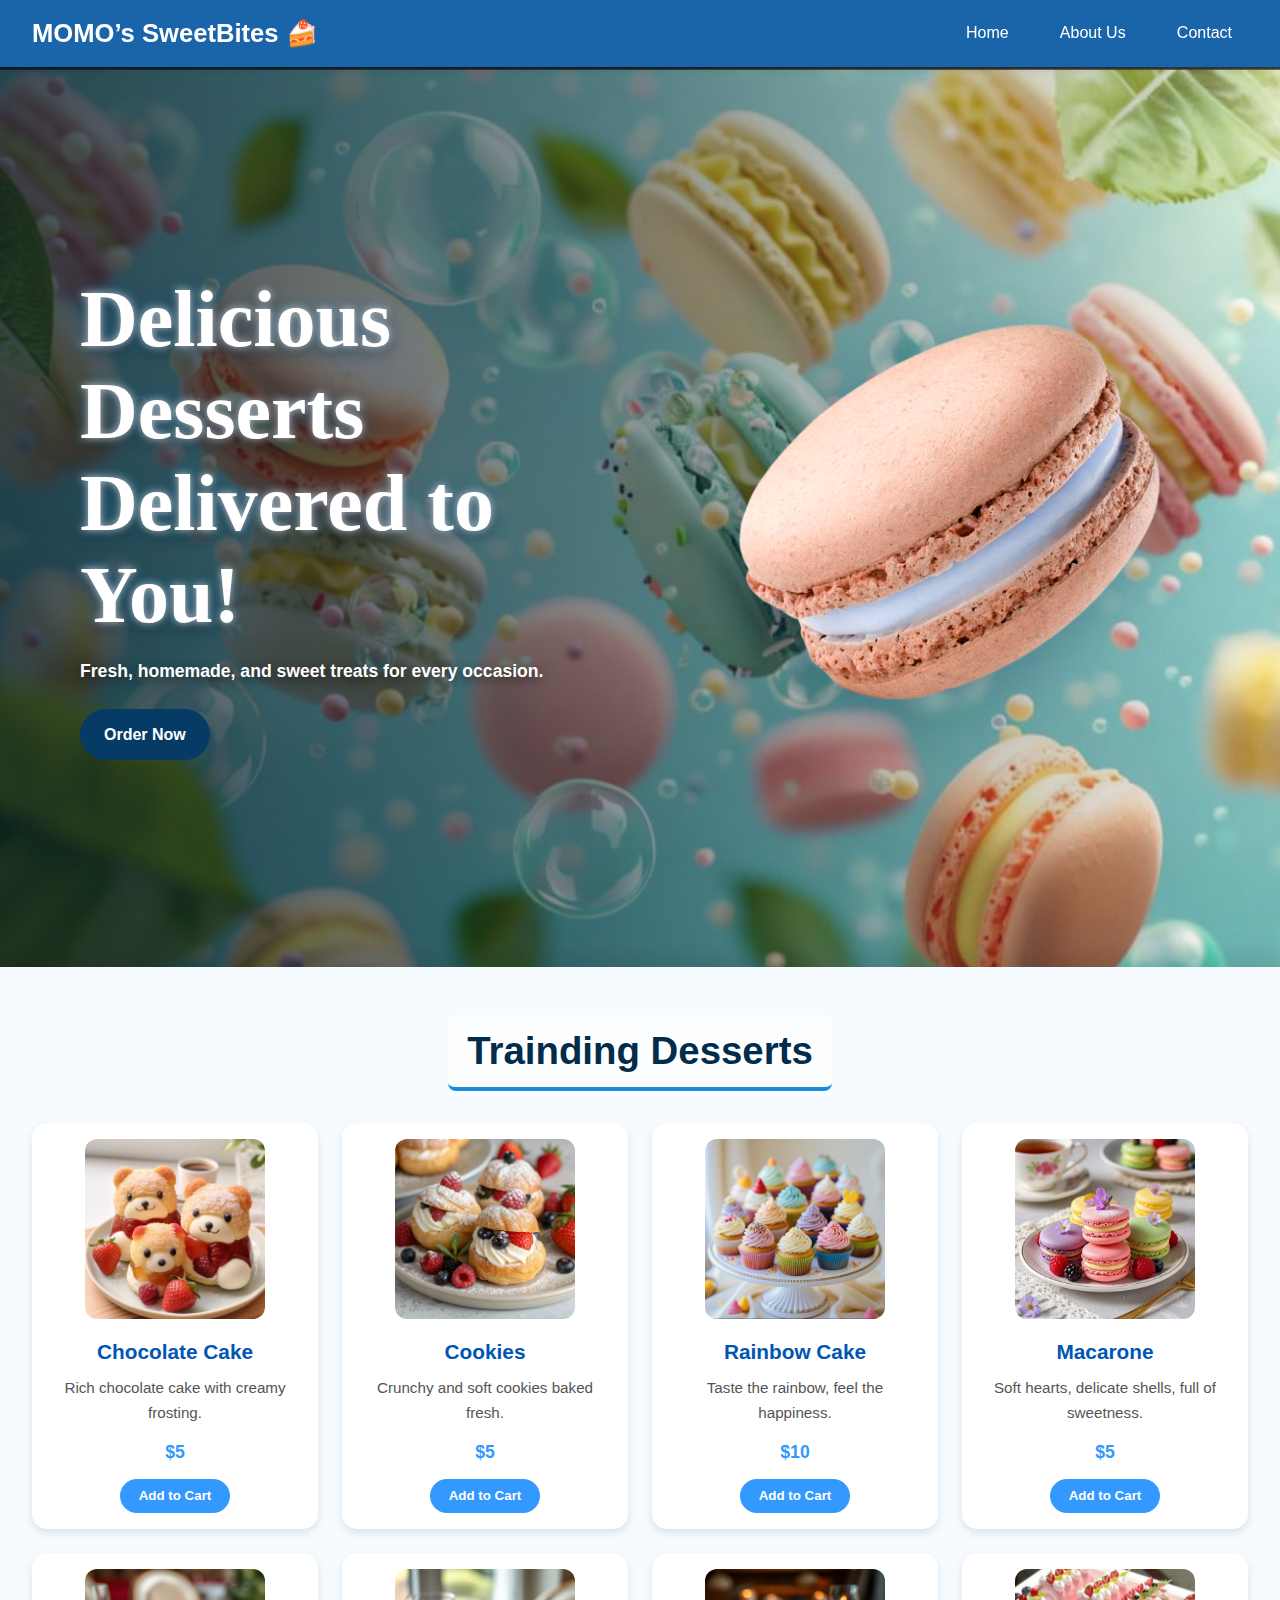
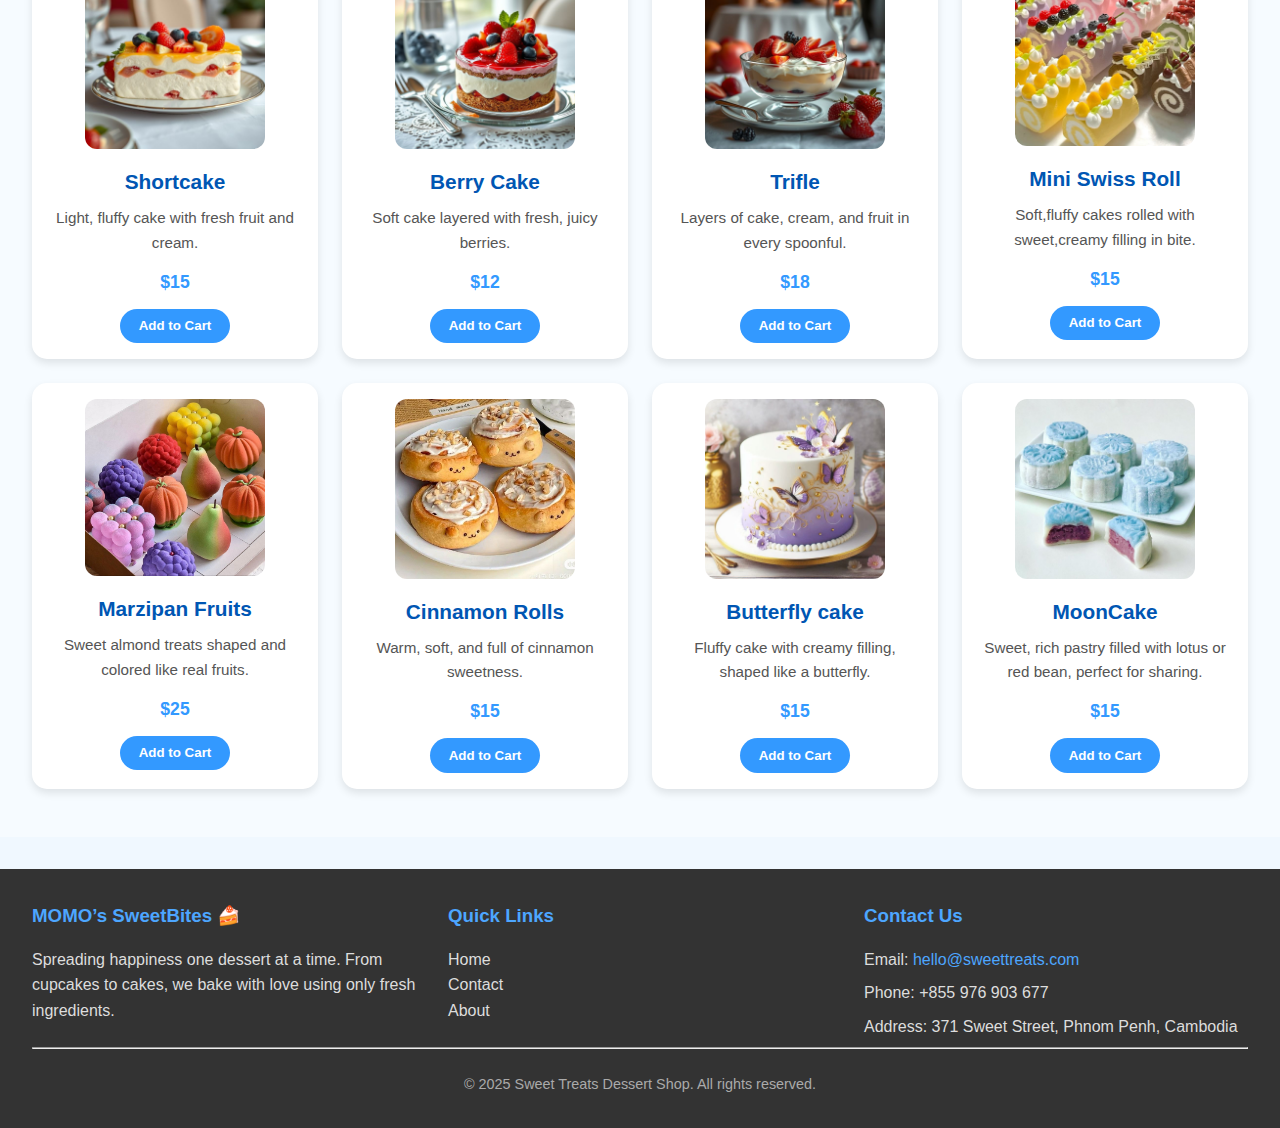
<file: index.html>
<!DOCTYPE html>
<html lang="en">
<head>
    <meta charset="UTF-8">
    <meta name="viewport" content="width=device-width, initial-scale=1.0">
    <title>MOMO’s SweetBites 🍰 - Home</title>
    <link rel="stylesheet" href="/Style/main.css">
</head>
<body>
    <!-- Header -->
    <header>
    <h1>MOMO’s SweetBites 🍰</h1> 

    <!-- Hamburger toggle -->
    <input type="checkbox" id="menu-toggle">
    <label for="menu-toggle" class="menu-icon">☰</label>
        <nav aria-label="Main navigation">
            <ul>
                <li><a href="/index.html">Home</a></li>
                <li><a href="/page/about us.html">About Us</a></li>
                <li><a href="/page/contact.html">Contact</a></li>
            </ul>
        </nav>
    </header>
    <!-- Hero Section -->
    <section id="home" class="container">
      <div class="text">
            <h2>Delicious Desserts Delivered to You!</h2>
            <p>Fresh, homemade, and sweet treats for every occasion.</p>
            <a href="/page/menu.html" class="btn">Order Now</a>
        </div>
        <div class="hero-image">
            <img src="/image/logo.png" alt="SweetBites Logo">
        </div>
    </section>

    <!-- Menu Section -->
    <section id="menu">
        <h2>Trainding Desserts</h2>
        <div class="products">
            <div class="product-card">
                <img src="/image/cake1.png" alt="Chocolate Cake">
                <h3>Chocolate Cake</h3>
                <p>Rich chocolate cake with creamy frosting.</p>
                <span>$5</span>
                <button>Add to Cart</button>
            </div>
            <div class="product-card">
                <img src="/image/cake2.png" alt="Cookies">
                <h3>Cookies</h3>
                <p>Crunchy and soft cookies baked fresh.</p>
                <span>$5</span>
                <button>Add to Cart</button>
            </div>
            <div class="product-card">
                <img src="/image/cake9.png" alt="Chocolate Cake">
                <h3>Rainbow Cake</h3>
                <p>Taste the rainbow, feel the happiness.</p>
                <span>$10</span>
                <button>Add to Cart</button>
            </div>
            <div class="product-card">
            <img src="/image/cake10.png" alt="Chocolate Cake">
                <h3>Macarone</h3>
                <p>Soft hearts, delicate shells, full of sweetness.</p>
                <span>$5</span>
                <button>Add to Cart</button>
            </div> 
            <div class="product-card">
            <img src="/image/cake11.png" alt="Chocolate Cake">
                <h3>Shortcake</h3>
                <p>Light, fluffy cake with fresh fruit and cream.</p>
                <span>$15</span>
                <button>Add to Cart</button>
            </div>
            <div class="product-card">
            <img src="/image/cake12.png" alt="Chocolate Cake">
                <h3>Berry Cake</h3>
                <p>Soft cake layered with fresh, juicy berries.</p>
                <span>$12</span>
                <button>Add to Cart</button>
            </div>
            <div class="product-card">
            <img src="/image/cake13.png" alt="Chocolate Cake">
                <h3>Trifle</h3>
                <p>Layers of cake, cream, and fruit in every spoonful.</p>
                <span>$18</span>
                <button>Add to Cart</button>
            </div>
            <div class="product-card">
            <img src="/image/cake17.png" alt="Chocolate Cake">
                <h3>Mini Swiss Roll</h3>
                <p>Soft,fluffy cakes rolled with sweet,creamy filling in  bite.</p>
                <span>$15</span>
                <button>Add to Cart</button>
            </div>
            <div class="product-card">
            <img src="/image/cake18.png" alt="Chocolate Cake">
                <h3>Marzipan Fruits</h3>
                <p>Sweet almond treats shaped and colored like real fruits.</p>
                <span>$25</span>
                <button>Add to Cart</button>
            </div>
            <div class="product-card">
            <img src="/image/cake20.png" alt="Chocolate Cake">
                <h3>Cinnamon Rolls</h3>
                <p>Warm, soft, and full of cinnamon sweetness.</p>
                <span>$15</span>
                <button>Add to Cart</button>
            </div>
            <div class="product-card">
            <img src="/image/cake21.png" alt="Chocolate Cake">
                <h3>Butterfly cake</h3>
                <p>Fluffy cake with creamy filling, shaped like a butterfly.</p>
                <span>$15</span>
                <button>Add to Cart</button>
            </div>
             <div class="product-card">
            <img src="/image/cake22.png" alt="Chocolate Cake">
                <h3>MoonCake</h3>
                <p>Sweet, rich pastry filled with lotus or red bean, perfect for sharing.</p>
                <span>$15</span>
                <button>Add to Cart</button>
            </div>
        </div>
    </section>
    <footer class="site-footer">
        <div class="footer-container">
        <!-- About -->
        <div class="footer-about">
            <h3>MOMO’s SweetBites 🍰</h3>
            <p>Spreading happiness one dessert at a time. From cupcakes to cakes, we bake with love using only fresh ingredients.</p>
        </div>

        <!-- Quick Links -->
        <div class="footer-links">
            <h3>Quick Links</h3>
            <ul>
                <li><a href="index.html">Home</a></li>
                <li><a href="/page/contact.html">Contact</a></li>
                <li><a href="/page/about us.html">About</a></li>
            </ul>
        </div>

        <!-- Contact Info -->
        <div class="footer-contact">
                <h3>Contact Us</h3>
                <p>Email: <a href="mailto:hello@sweettreats.com">hello@sweettreats.com</a></p>
                <p>Phone: +855 976 903 677</p>
                <p>Address: 371 Sweet Street, Phnom Penh, Cambodia</p>
            </div>
        </div>
        <hr>
        <p class="footer-bottom">&copy; 2025 Sweet Treats Dessert Shop. All rights reserved.</p>
    </footer>
</body>
</html>
</file>
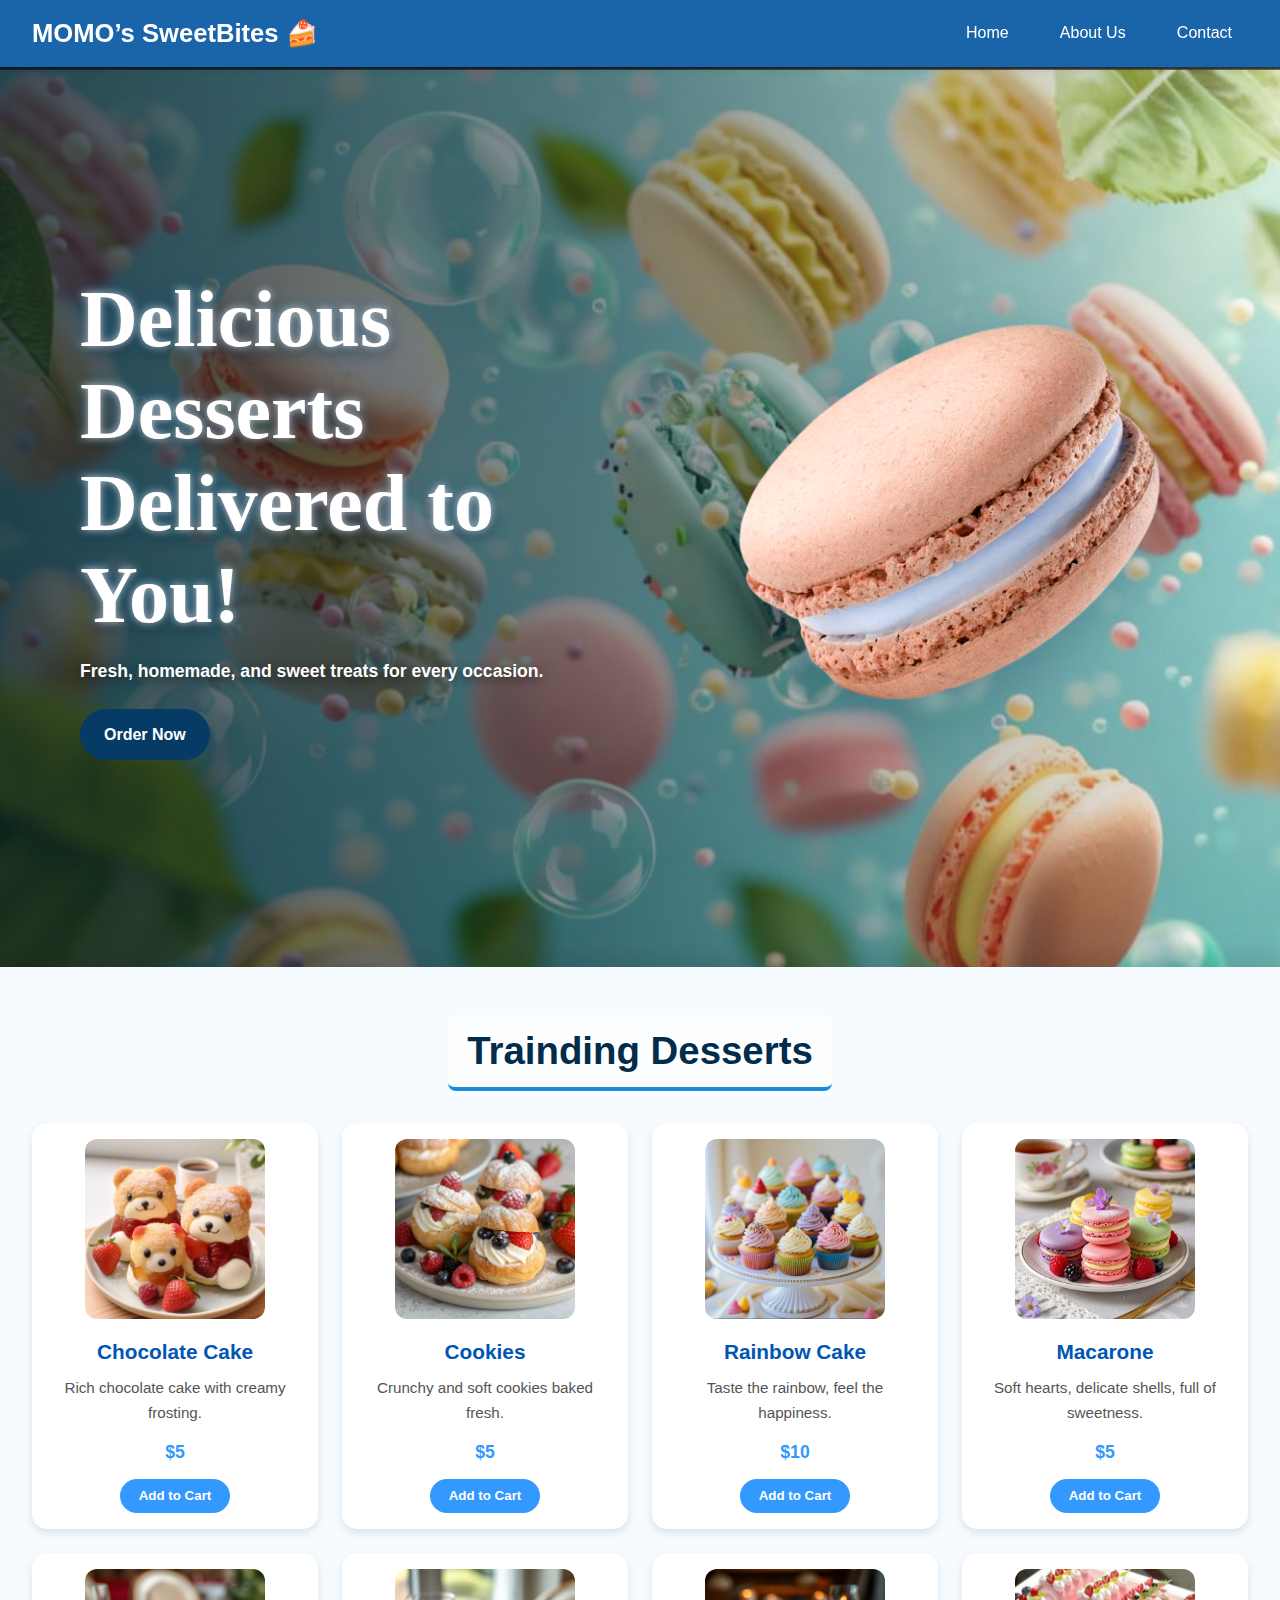
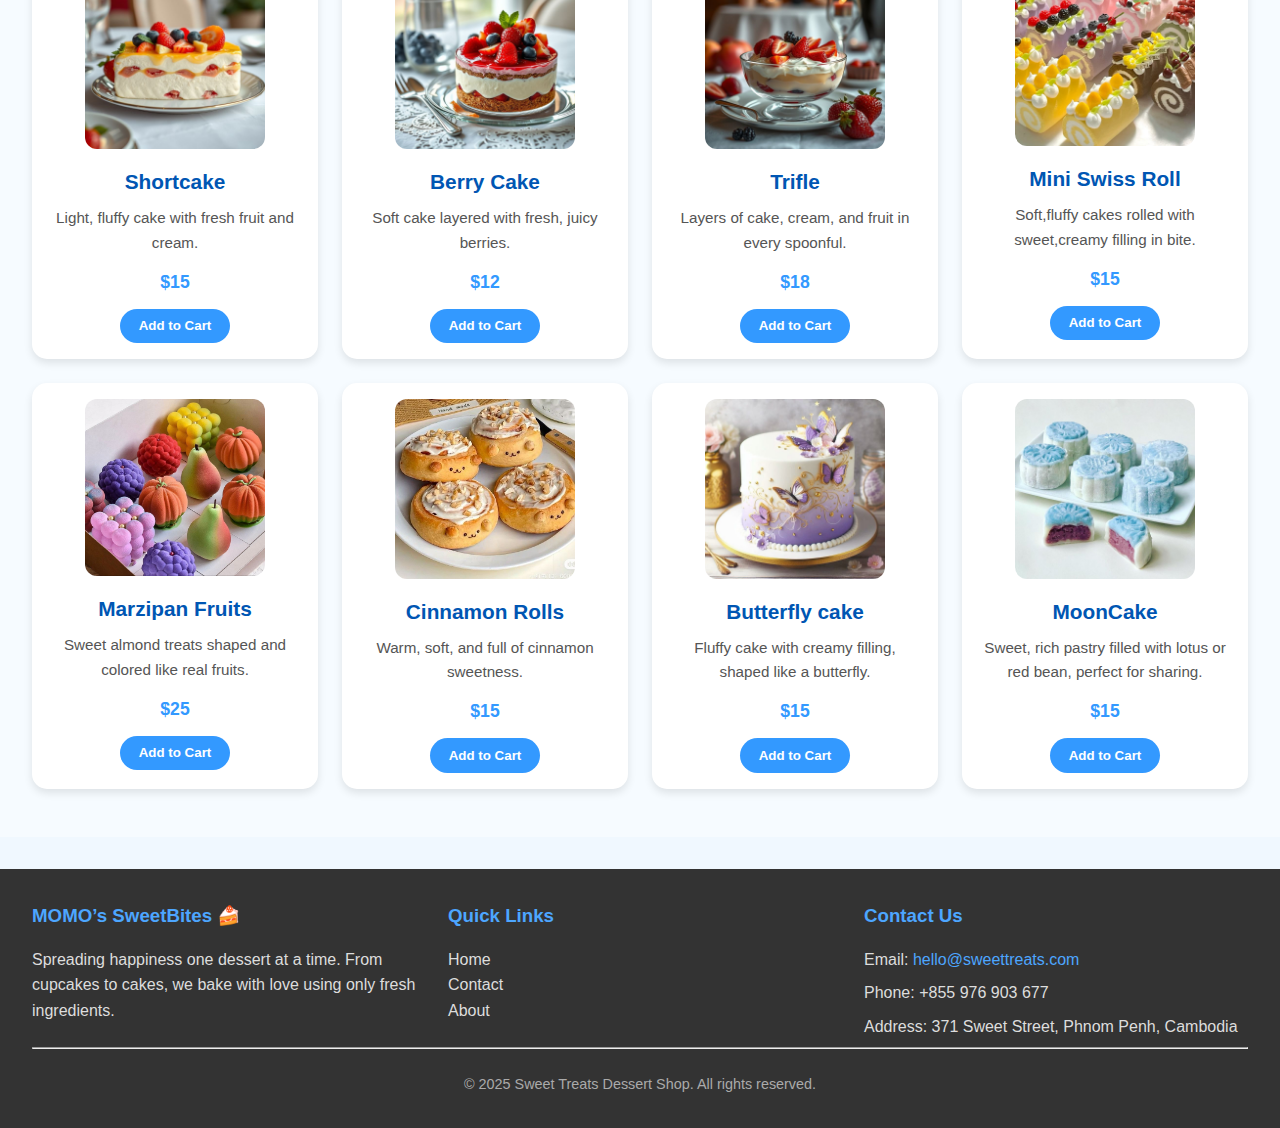
<file: page/index.html>
<!DOCTYPE html>
<html lang="en">
<head>
    <meta charset="UTF-8">
    <meta name="viewport" content="width=device-width, initial-scale=1.0">
    <title>MOMO’s SweetBites 🍰 - Home</title>
    <link rel="stylesheet" href="/Style/main.css">
</head>
<body>
    <!-- Header -->
    <header>
    <h1>MOMO’s SweetBites 🍰</h1> 

    <!-- Hamburger toggle -->
    <input type="checkbox" id="menu-toggle">
    <label for="menu-toggle" class="menu-icon">☰</label>
        <nav aria-label="Main navigation">
            <ul>
                <li><a href="index.html">Home</a></li>
                <li><a href="about us.html">About Us</a></li>
                <li><a href="contact.html">Contact</a></li>
            </ul>
        </nav>
    </header>
    <!-- Hero Section -->
    <section id="home" class="container">
      <div class="text">
            <h2>Delicious Desserts Delivered to You!</h2>
            <p>Fresh, homemade, and sweet treats for every occasion.</p>
            <a href="/page/menu.html" class="btn">Order Now</a>
        </div>
        <div class="hero-image">
            <img src="/image/logo.png" alt="SweetBites Logo">
        </div>
    </section>

    <!-- Menu Section -->
    <section id="menu">
        <h2>Trainding Desserts</h2>
        <div class="products">
            <div class="product-card">
                <img src="/image/cake1.png" alt="Chocolate Cake">
                <h3>Chocolate Cake</h3>
                <p>Rich chocolate cake with creamy frosting.</p>
                <span>$5</span>
                <button>Add to Cart</button>
            </div>
            <div class="product-card">
                <img src="/image/cake2.png" alt="Cookies">
                <h3>Cookies</h3>
                <p>Crunchy and soft cookies baked fresh.</p>
                <span>$5</span>
                <button>Add to Cart</button>
            </div>
            <div class="product-card">
                <img src="/image/cake9.png" alt="Chocolate Cake">
                <h3>Rainbow Cake</h3>
                <p>Taste the rainbow, feel the happiness.</p>
                <span>$10</span>
                <button>Add to Cart</button>
            </div>
            <div class="product-card">
            <img src="/image/cake10.png" alt="Chocolate Cake">
                <h3>Macarone</h3>
                <p>Soft hearts, delicate shells, full of sweetness.</p>
                <span>$5</span>
                <button>Add to Cart</button>
            </div> 
            <div class="product-card">
            <img src="/image/cake11.png" alt="Chocolate Cake">
                <h3>Shortcake</h3>
                <p>Light, fluffy cake with fresh fruit and cream.</p>
                <span>$15</span>
                <button>Add to Cart</button>
            </div>
            <div class="product-card">
            <img src="/image/cake12.png" alt="Chocolate Cake">
                <h3>Berry Cake</h3>
                <p>Soft cake layered with fresh, juicy berries.</p>
                <span>$12</span>
                <button>Add to Cart</button>
            </div>
            <div class="product-card">
            <img src="/image/cake13.png" alt="Chocolate Cake">
                <h3>Trifle</h3>
                <p>Layers of cake, cream, and fruit in every spoonful.</p>
                <span>$18</span>
                <button>Add to Cart</button>
            </div>
            <div class="product-card">
            <img src="/image/cake17.png" alt="Chocolate Cake">
                <h3>Mini Swiss Roll</h3>
                <p>Soft,fluffy cakes rolled with sweet,creamy filling in  bite.</p>
                <span>$15</span>
                <button>Add to Cart</button>
            </div>
            <div class="product-card">
            <img src="/image/cake18.png" alt="Chocolate Cake">
                <h3>Marzipan Fruits</h3>
                <p>Sweet almond treats shaped and colored like real fruits.</p>
                <span>$25</span>
                <button>Add to Cart</button>
            </div>
            <div class="product-card">
            <img src="/image/cake20.png" alt="Chocolate Cake">
                <h3>Cinnamon Rolls</h3>
                <p>Warm, soft, and full of cinnamon sweetness.</p>
                <span>$15</span>
                <button>Add to Cart</button>
            </div>
            <div class="product-card">
            <img src="/image/cake21.png" alt="Chocolate Cake">
                <h3>Butterfly cake</h3>
                <p>Fluffy cake with creamy filling, shaped like a butterfly.</p>
                <span>$15</span>
                <button>Add to Cart</button>
            </div>
             <div class="product-card">
            <img src="/image/cake22.png" alt="Chocolate Cake">
                <h3>MoonCake</h3>
                <p>Sweet, rich pastry filled with lotus or red bean, perfect for sharing.</p>
                <span>$15</span>
                <button>Add to Cart</button>
            </div>
        </div>
    </section>
    <footer class="site-footer">
        <div class="footer-container">
        <!-- About -->
        <div class="footer-about">
            <h3>MOMO’s SweetBites 🍰</h3>
            <p>Spreading happiness one dessert at a time. From cupcakes to cakes, we bake with love using only fresh ingredients.</p>
        </div>

        <!-- Quick Links -->
        <div class="footer-links">
            <h3>Quick Links</h3>
            <ul>
                <li><a href="index.html">Home</a></li>
                <li><a href="page/contact.html">Contact</a></li>
                <li><a href="about us.html">About</a></li>
            </ul>
        </div>

        <!-- Contact Info -->
        <div class="footer-contact">
                <h3>Contact Us</h3>
                <p>Email: <a href="mailto:hello@sweettreats.com">hello@sweettreats.com</a></p>
                <p>Phone: +855 976 903 677</p>
                <p>Address: 371 Sweet Street, Phnom Penh, Cambodia</p>
            </div>
        </div>
        <hr>
        <p class="footer-bottom">&copy; 2025 Sweet Treats Dessert Shop. All rights reserved.</p>
    </footer>
</body>
</html>
</file>
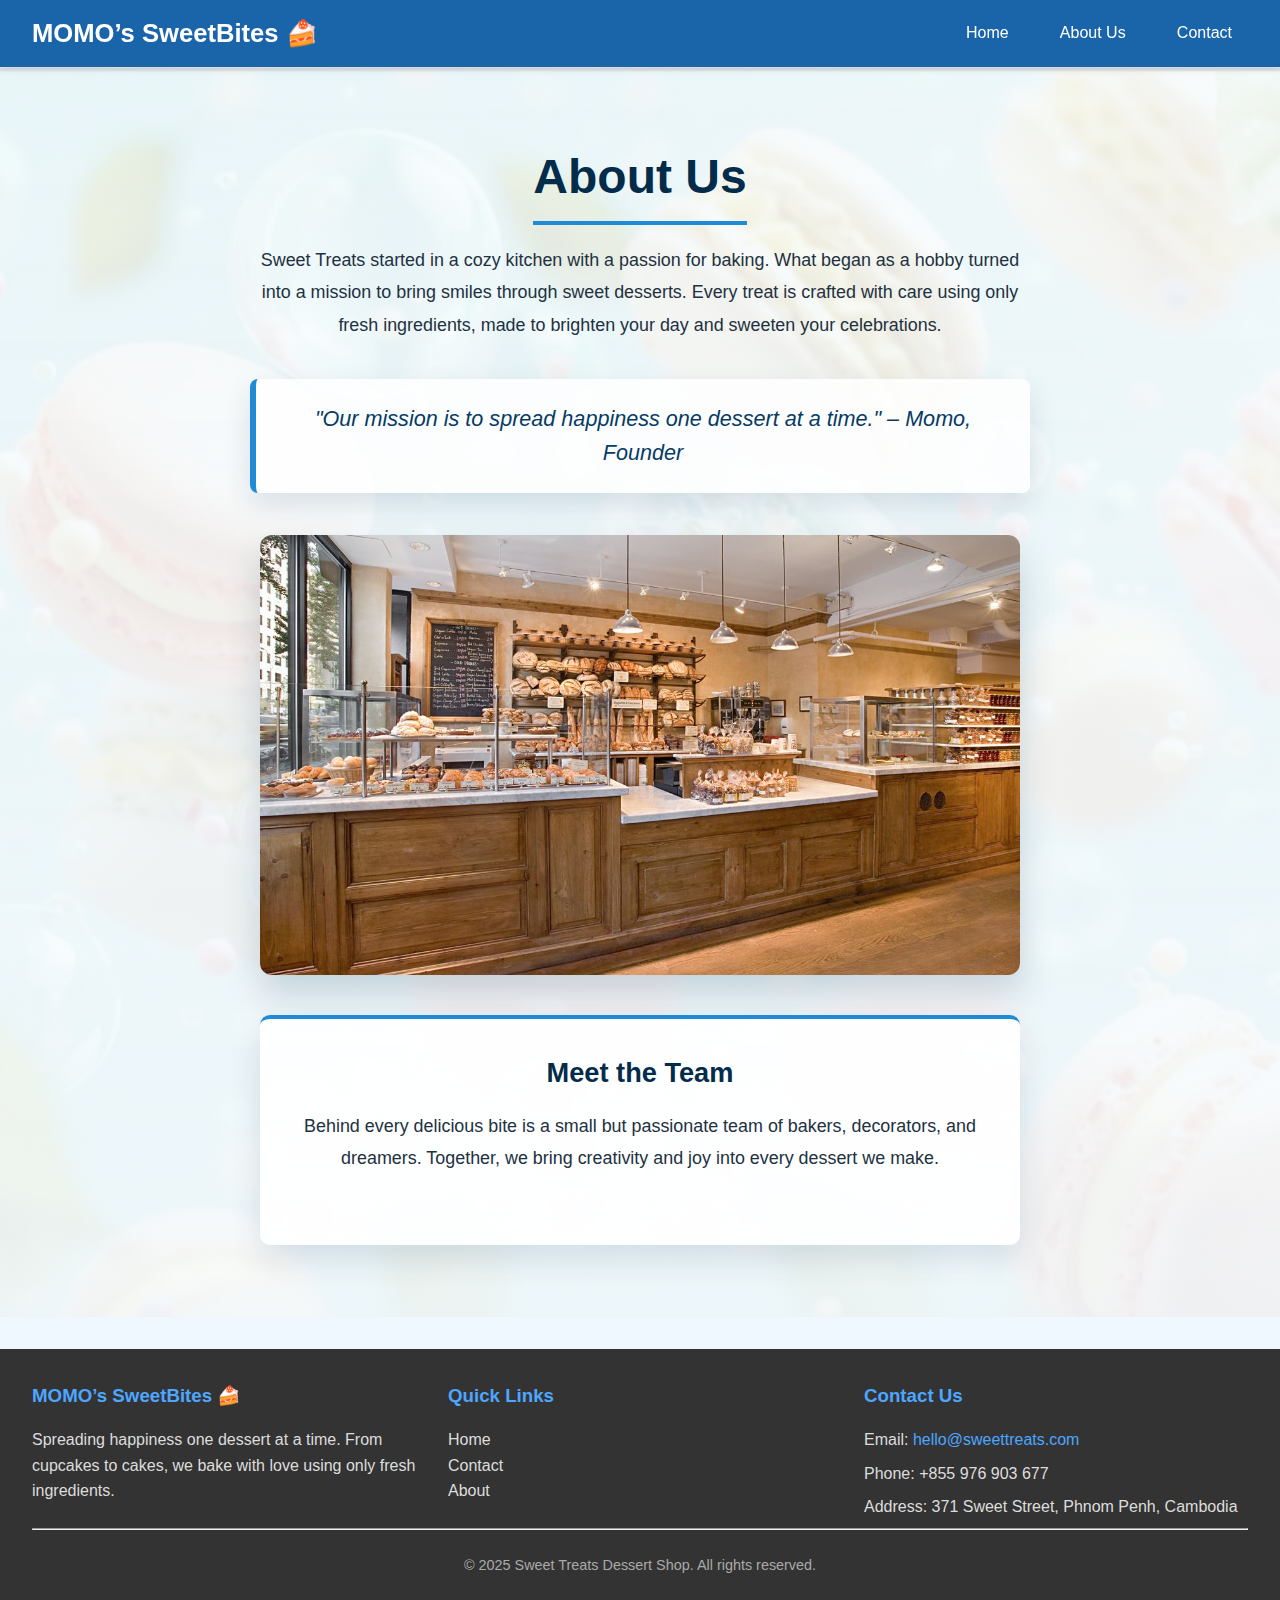
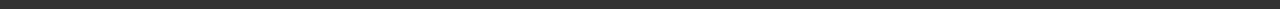
<file: page/about us.html>
<!DOCTYPE html>
<html lang="en">
<head>
    <meta charset="UTF-8">
    <meta name="viewport" content="width=device-width, initial-scale=1.0">
    <title>About Us - MOMO’s SweetBites 🍰</title>
    <link rel="stylesheet" href="/Style/main.css">
</head>
<body>
    <!-- Header -->
    <header>
        <h1>MOMO’s SweetBites 🍰</h1> 

        <!-- Hamburger toggle -->
        <input type="checkbox" id="menu-toggle">
        <label for="menu-toggle" class="menu-icon">☰</label>

        <nav aria-label="Main navigation">
            <ul>
                <li><a href="/index.html">Home</a></li>
                <li><a href="/page/about us.html">About Us</a></li>
                <li><a href="/page/contact.html">Contact</a></li>
            </ul>
        </nav>
    </header>

    <!-- About Section -->
    <section id="about">
        <h2>About Us</h2>
        <p>Sweet Treats started in a cozy kitchen with a passion for baking. What began as a hobby turned into a mission to bring smiles through sweet desserts. Every treat is crafted with care using only fresh ingredients, made to brighten your day and sweeten your celebrations.</p>
        <blockquote>"Our mission is to spread happiness one dessert at a time." – Momo, Founder</blockquote>
        <img src="/image/about-team.png" alt="The Sweet Treats team" class="about-img">
        <div class="team">
            <h3>Meet the Team</h3>
            <p>Behind every delicious bite is a small but passionate team of bakers, decorators, and dreamers. Together, we bring creativity and joy into every dessert we make.</p>
        </div>
    </section>

    <!-- Footer -->
    <footer class="site-footer">
        <div class="footer-container">
        <!-- About -->
        <div class="footer-about">
            <h3>MOMO’s SweetBites 🍰</h3>
            <p>Spreading happiness one dessert at a time. From cupcakes to cakes, we bake with love using only fresh ingredients.</p>
        </div>

        <!-- Quick Links -->
        <div class="footer-links">
            <h3>Quick Links</h3>
            <ul>
                <li><a href="/index.html">Home</a></li>
                <li><a href="/page/contact.html">Contact</a></li>
                <li><a href="/page/about us.html">About</a></li>
            </ul>
        </div>

        <!-- Contact Info -->
        <div class="footer-contact">
                <h3>Contact Us</h3>
                <p>Email: <a href="mailto:hello@sweettreats.com">hello@sweettreats.com</a></p>
                <p>Phone: +855 976 903 677</p>
                <p>Address: 371 Sweet Street, Phnom Penh, Cambodia</p>
            </div>
        </div>
        <hr>
        <p class="footer-bottom">&copy; 2025 Sweet Treats Dessert Shop. All rights reserved.</p>
    </footer>
</body>
</html>
</file>
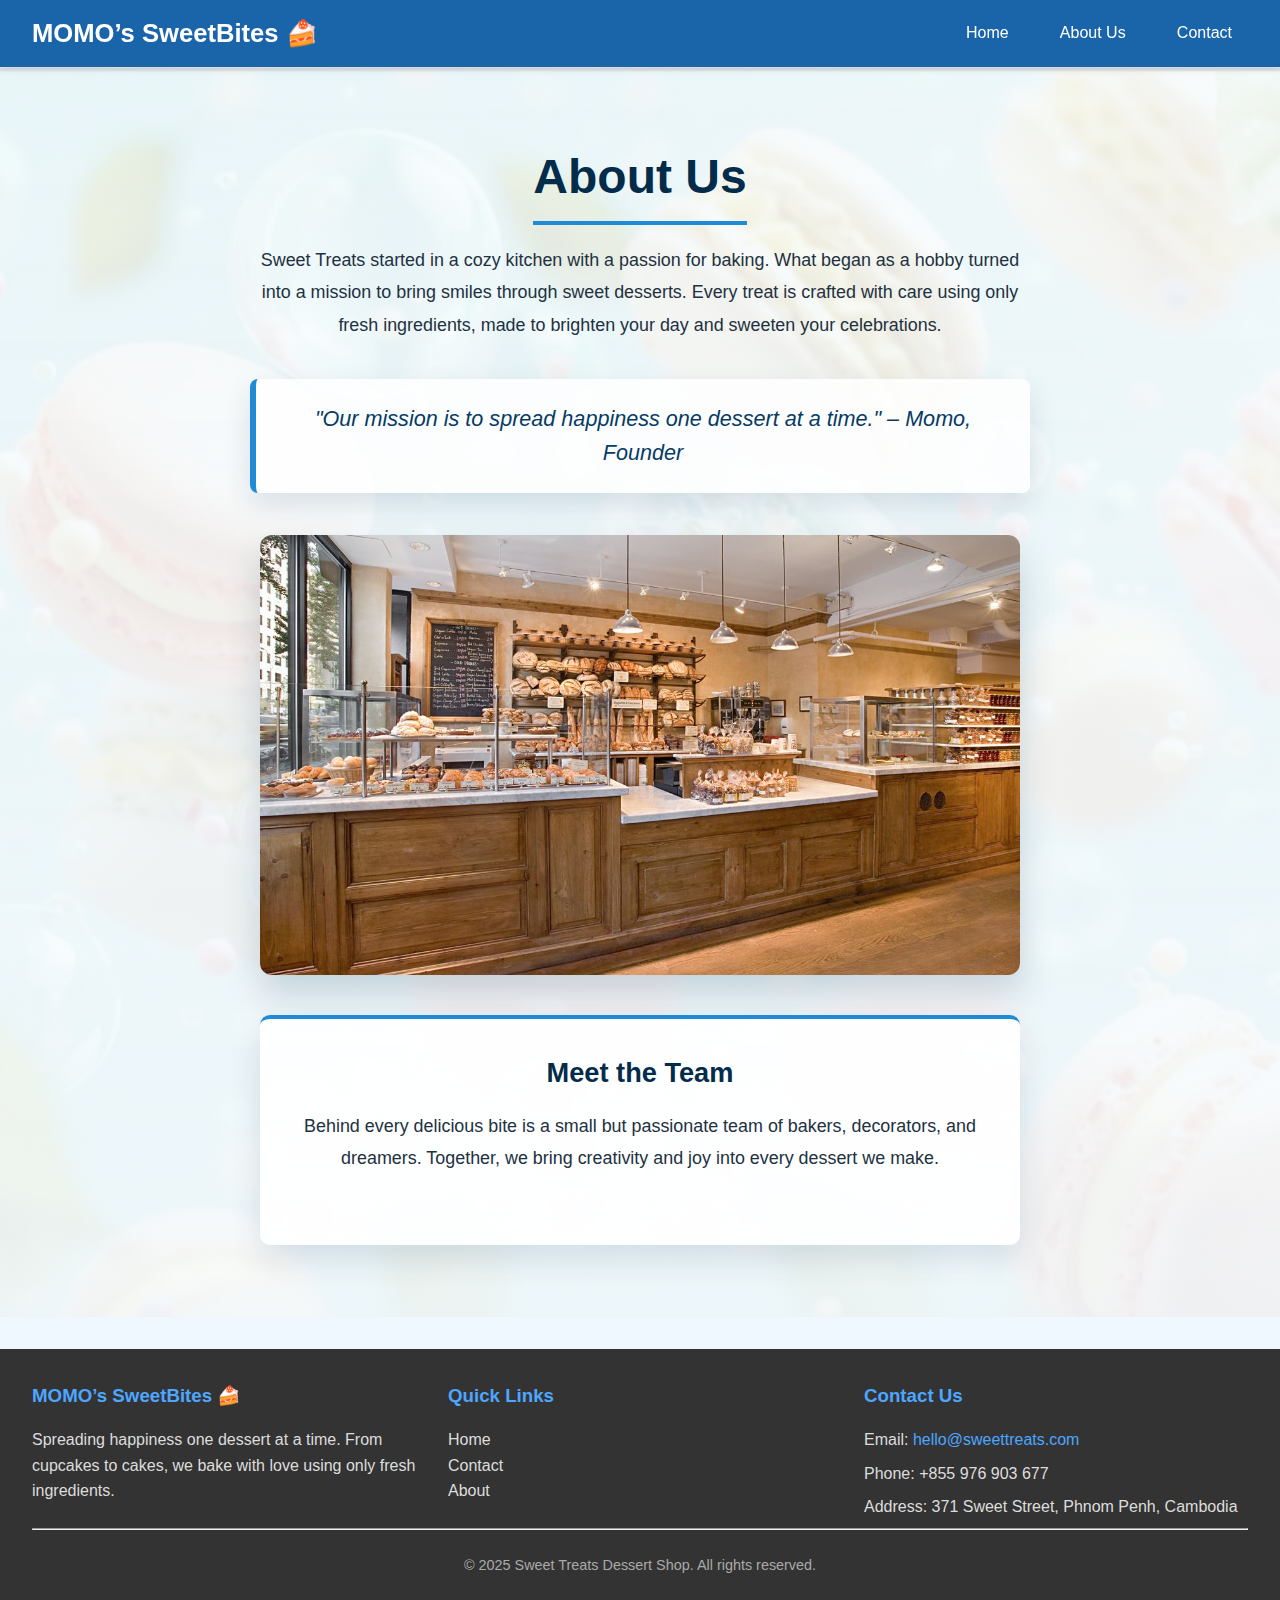
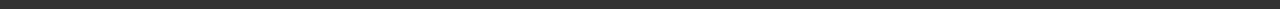
<file: page/about.html>
<!DOCTYPE html>
<html lang="en">
<head>
    <meta charset="UTF-8">
    <meta name="viewport" content="width=device-width, initial-scale=1.0">
    <title>About Us - MOMO’s SweetBites 🍰</title>
    <link rel="stylesheet" href="/Style/main.css">
</head>
<body>
    <!-- Header -->
    <header>
        <h1>MOMO’s SweetBites 🍰</h1> 

        <!-- Hamburger toggle -->
        <input type="checkbox" id="menu-toggle">
        <label for="menu-toggle" class="menu-icon">☰</label>

        <nav aria-label="Main navigation">
            <ul>
                <li><a href="/index.html">Home</a></li>
                <li><a href="about.html">About Us</a></li>
                <li><a href="contact.html">Contact</a></li>
            </ul>
        </nav>
    </header>

    <!-- About Section -->
    <section id="about">
        <h2>About Us</h2>
        <p>Sweet Treats started in a cozy kitchen with a passion for baking. What began as a hobby turned into a mission to bring smiles through sweet desserts. Every treat is crafted with care using only fresh ingredients, made to brighten your day and sweeten your celebrations.</p>
        <blockquote>"Our mission is to spread happiness one dessert at a time." – Momo, Founder</blockquote>
        <img src="/image/about-team.png" alt="The Sweet Treats team" class="about-img">
        <div class="team">
            <h3>Meet the Team</h3>
            <p>Behind every delicious bite is a small but passionate team of bakers, decorators, and dreamers. Together, we bring creativity and joy into every dessert we make.</p>
        </div>
    </section>

    <!-- Footer -->
    <footer class="site-footer">
        <div class="footer-container">
        <!-- About -->
        <div class="footer-about">
            <h3>MOMO’s SweetBites 🍰</h3>
            <p>Spreading happiness one dessert at a time. From cupcakes to cakes, we bake with love using only fresh ingredients.</p>
        </div>

        <!-- Quick Links -->
        <div class="footer-links">
            <h3>Quick Links</h3>
            <ul>
                <li><a href="/index.html">Home</a></li>
                <li><a href="contact.html">Contact</a></li>
                <li><a href="about.html">About</a></li>
            </ul>
        </div>

        <!-- Contact Info -->
        <div class="footer-contact">
                <h3>Contact Us</h3>
                <p>Email: <a href="mailto:hello@sweettreats.com">hello@sweettreats.com</a></p>
                <p>Phone: +855 976 903 677</p>
                <p>Address: 371 Sweet Street, Phnom Penh, Cambodia</p>
            </div>
        </div>
        <hr>
        <p class="footer-bottom">&copy; 2025 Sweet Treats Dessert Shop. All rights reserved.</p>
    </footer>
</body>
</html>
</file>
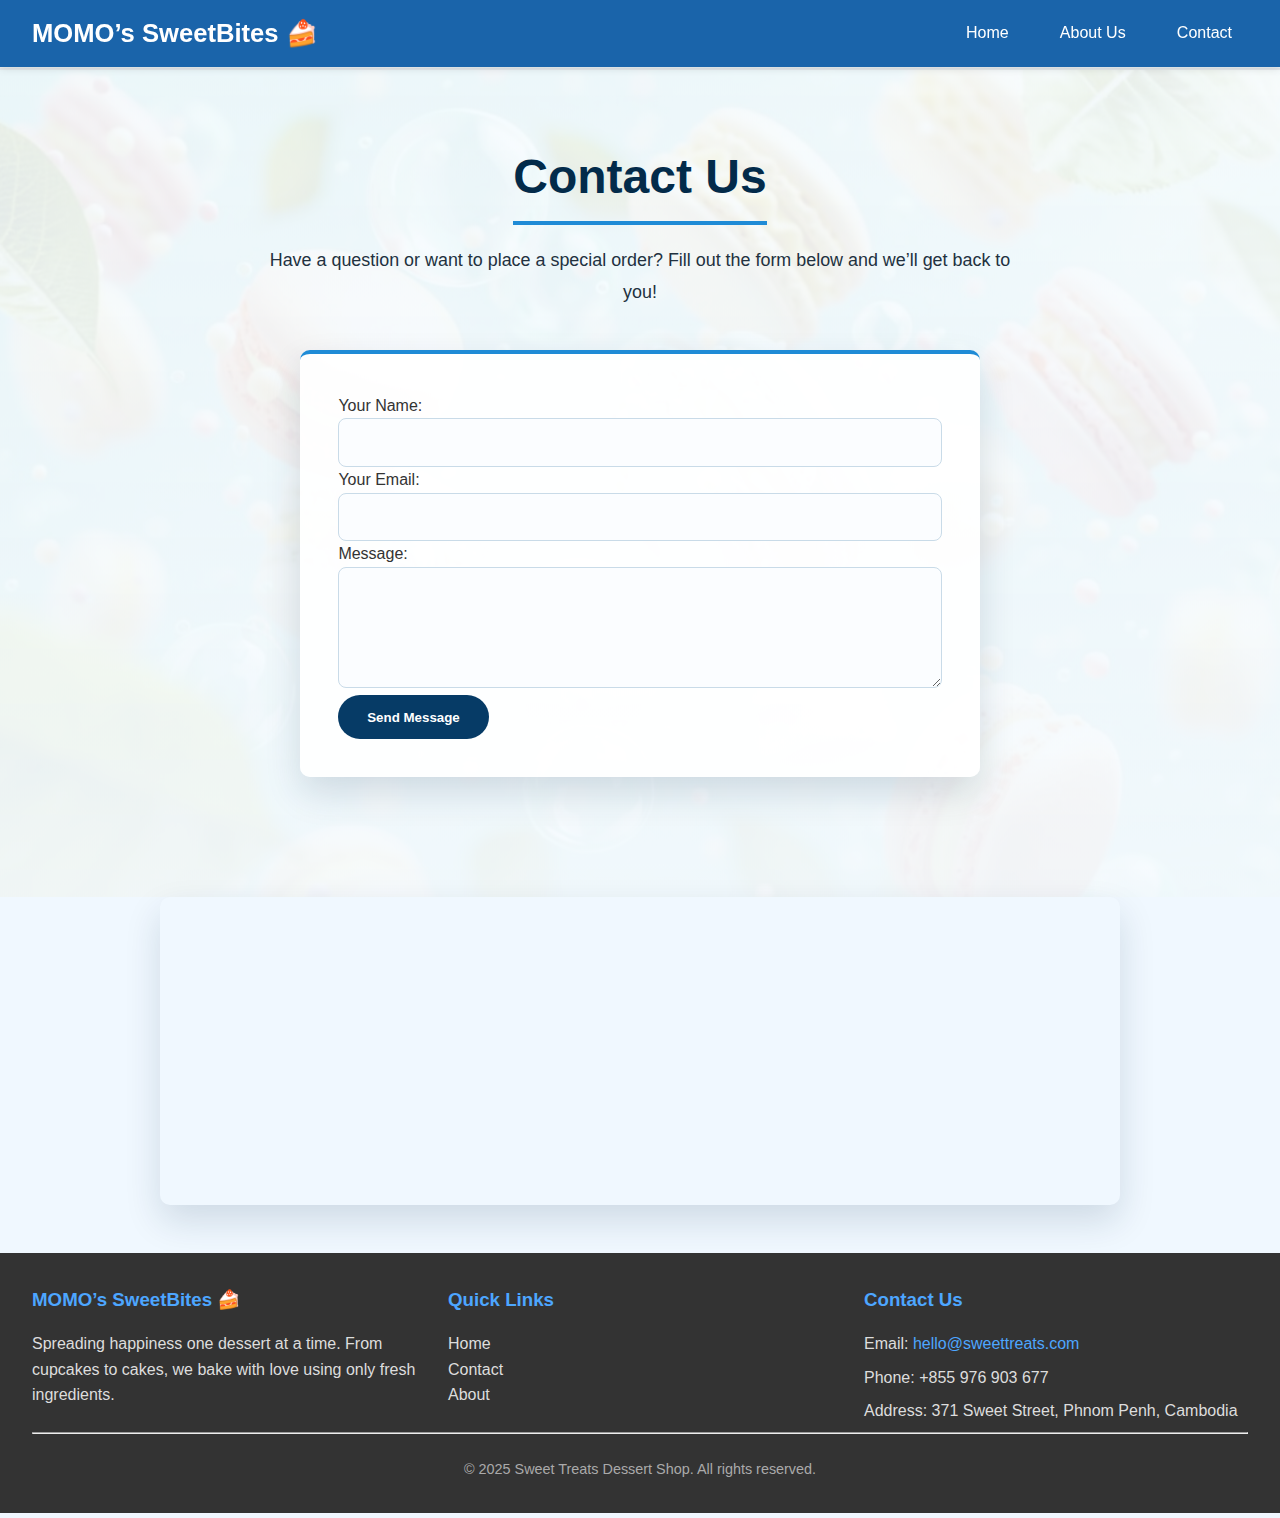
<file: page/contact.html>
<!DOCTYPE html>
<html lang="en">
<head>
  <meta charset="UTF-8">
  <meta name="viewport" content="width=device-width, initial-scale=1.0">
  <title>Contact Us - MOMO’s SweetBites 🍰</title>
  <link rel="stylesheet" href="/Style/main.css">
</head>
<body>
  <!-- Header -->
  <header>
    <h1>MOMO’s SweetBites 🍰</h1> 
    <!-- Hamburger toggle -->
    <input type="checkbox" id="menu-toggle">
    <label for="menu-toggle" class="menu-icon">☰</label>

    <nav aria-label="Main navigation">
      <ul>
          <li><a href="/index.html">Home</a></li>
          <li><a href="/page/about us.html">About Us</a></li>
          <li><a href="/page/contact.html">Contact</a></li>
      </ul>
    </nav>
  </header>

  <!-- Contact Section -->
  <section id="contact">
    <h2>Contact Us</h2>
    <p>Have a question or want to place a special order? Fill out the form below and we’ll get back to you!</p>
    
    <!-- Mailto Form (basic version) -->
    <form action="mailto:hello@sweettreats.com" method="post" enctype="text/plain" class="contact-form">
      <label for="name">Your Name:</label>
      <input type="text" id="name" name="name" required>

      <label for="email">Your Email:</label>
      <input type="email" id="email" name="email" required>

      <label for="message">Message:</label>
      <textarea id="message" name="message" rows="5" required></textarea>

      <button type="submit">Send Message</button>
    </form>
  </section>
  <div class="contact-map">
      <iframe
        src="https://www.google.com/maps/embed?pb=!1m18!1m12!1m3!1d3919.5093082211886!2d104.891246!3d11.556982!2m3!1f0!2f0!3f0!3m2!1i1024!2i768!4f13.1!3m3!1m2!1s0x3109511e743e3b7f%3A0x8bb24c3f6ec53b91!2sPasserelles%20Num%C3%A9riques%20Cambodia!5e0!3m2!1sen!2skh!4v1694636712345!5m2!1sen!2skh"
        width="100%" height="300" style="border:0;" allowfullscreen="" loading="lazy"></iframe>
    </div>
  <!-- Footer -->
  <footer class="site-footer">
    <div class="footer-container">
      <!-- About -->
      <div class="footer-about">
        <h3>MOMO’s SweetBites 🍰</h3>
        <p>Spreading happiness one dessert at a time. From cupcakes to cakes, we bake with love using only fresh ingredients.</p>
      </div>

      <!-- Quick Links -->
      <div class="footer-links">
        <h3>Quick Links</h3>
        <ul>
          <li><a href="/index.html">Home</a></li>
          <li><a href="/page/contact.html">Contact</a></li>
          <li><a href="/page/about us.html">About</a></li>
        </ul>
      </div>

      <!-- Contact Info -->
      <div class="footer-contact">
        <h3>Contact Us</h3>
        <p>Email: <a href="mailto:hello@sweettreats.com">hello@sweettreats.com</a></p>
        <p>Phone: +855 976 903 677</p>
        <p>Address: 371 Sweet Street, Phnom Penh, Cambodia</p>
      </div>
    </div>
    <hr>
    <p class="footer-bottom">&copy; 2025 Sweet Treats Dessert Shop. All rights reserved.</p>
  </footer>
</body>
</html>
</file>
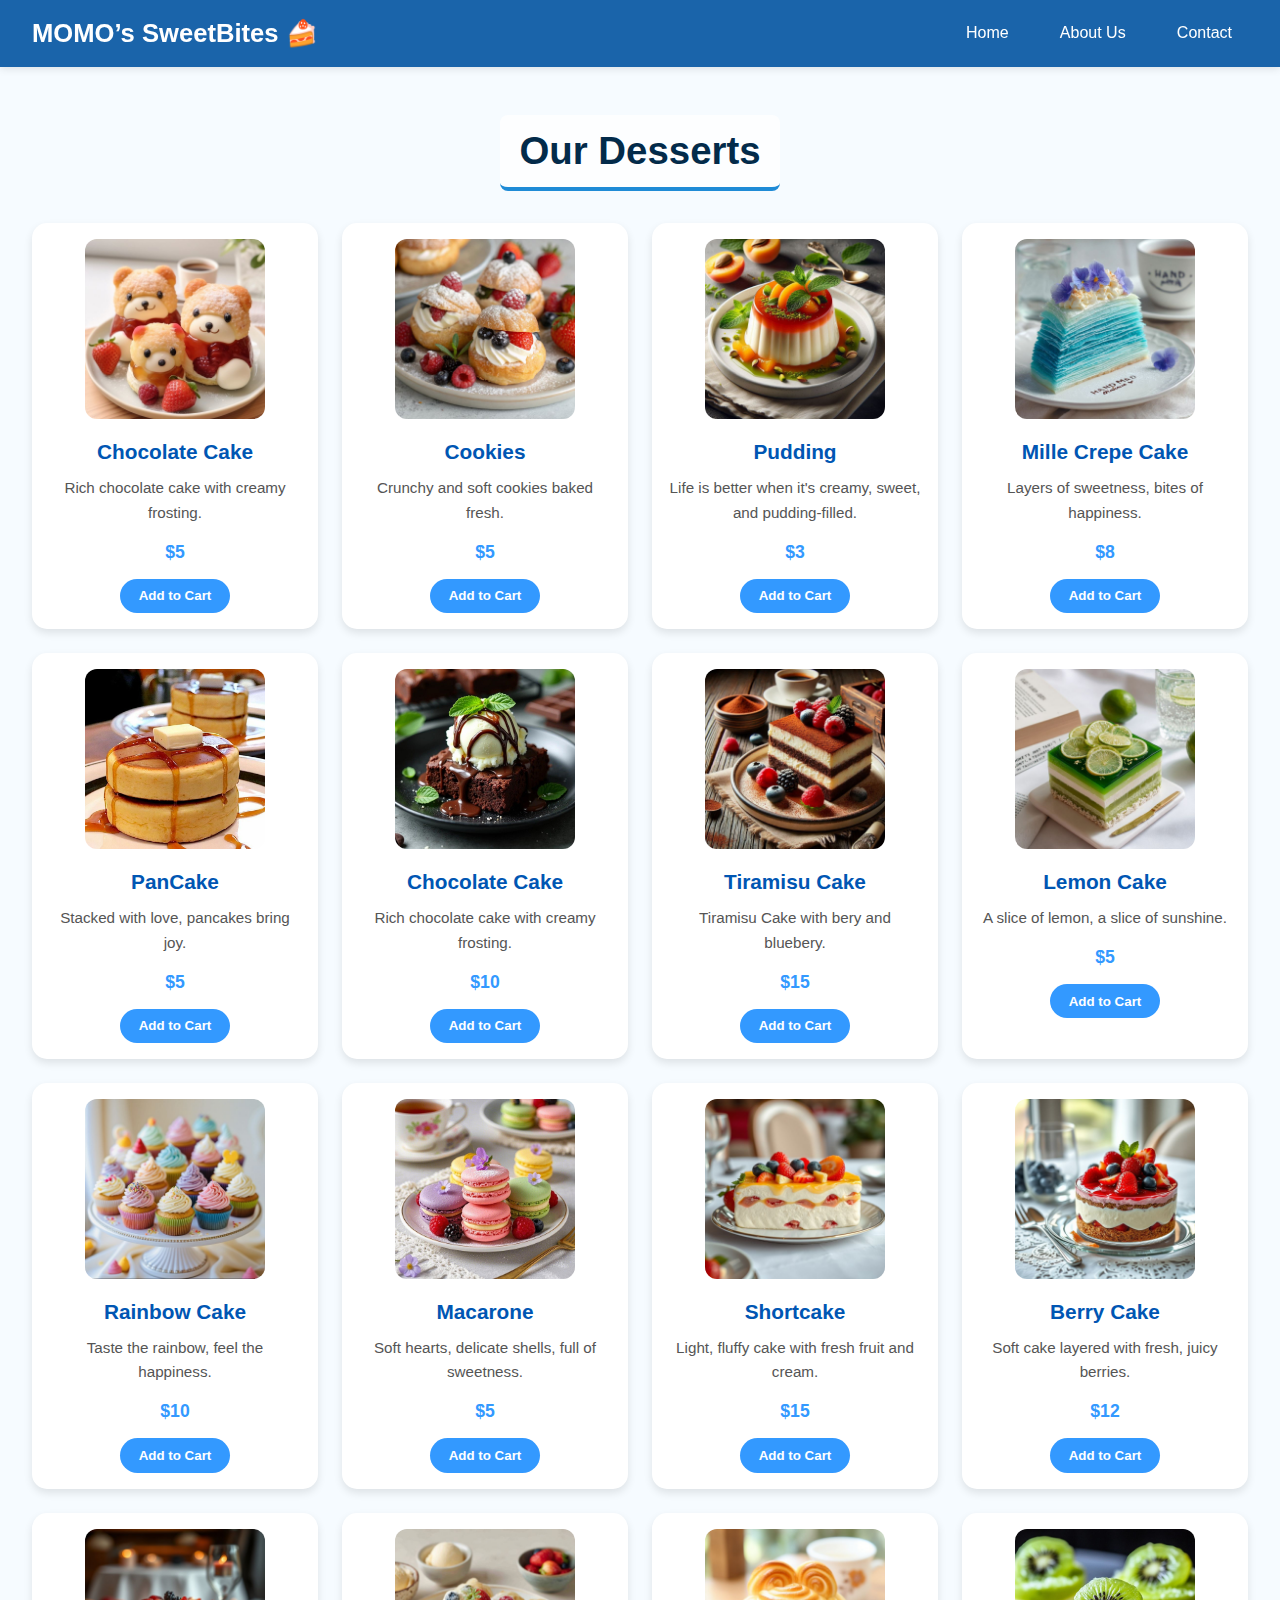
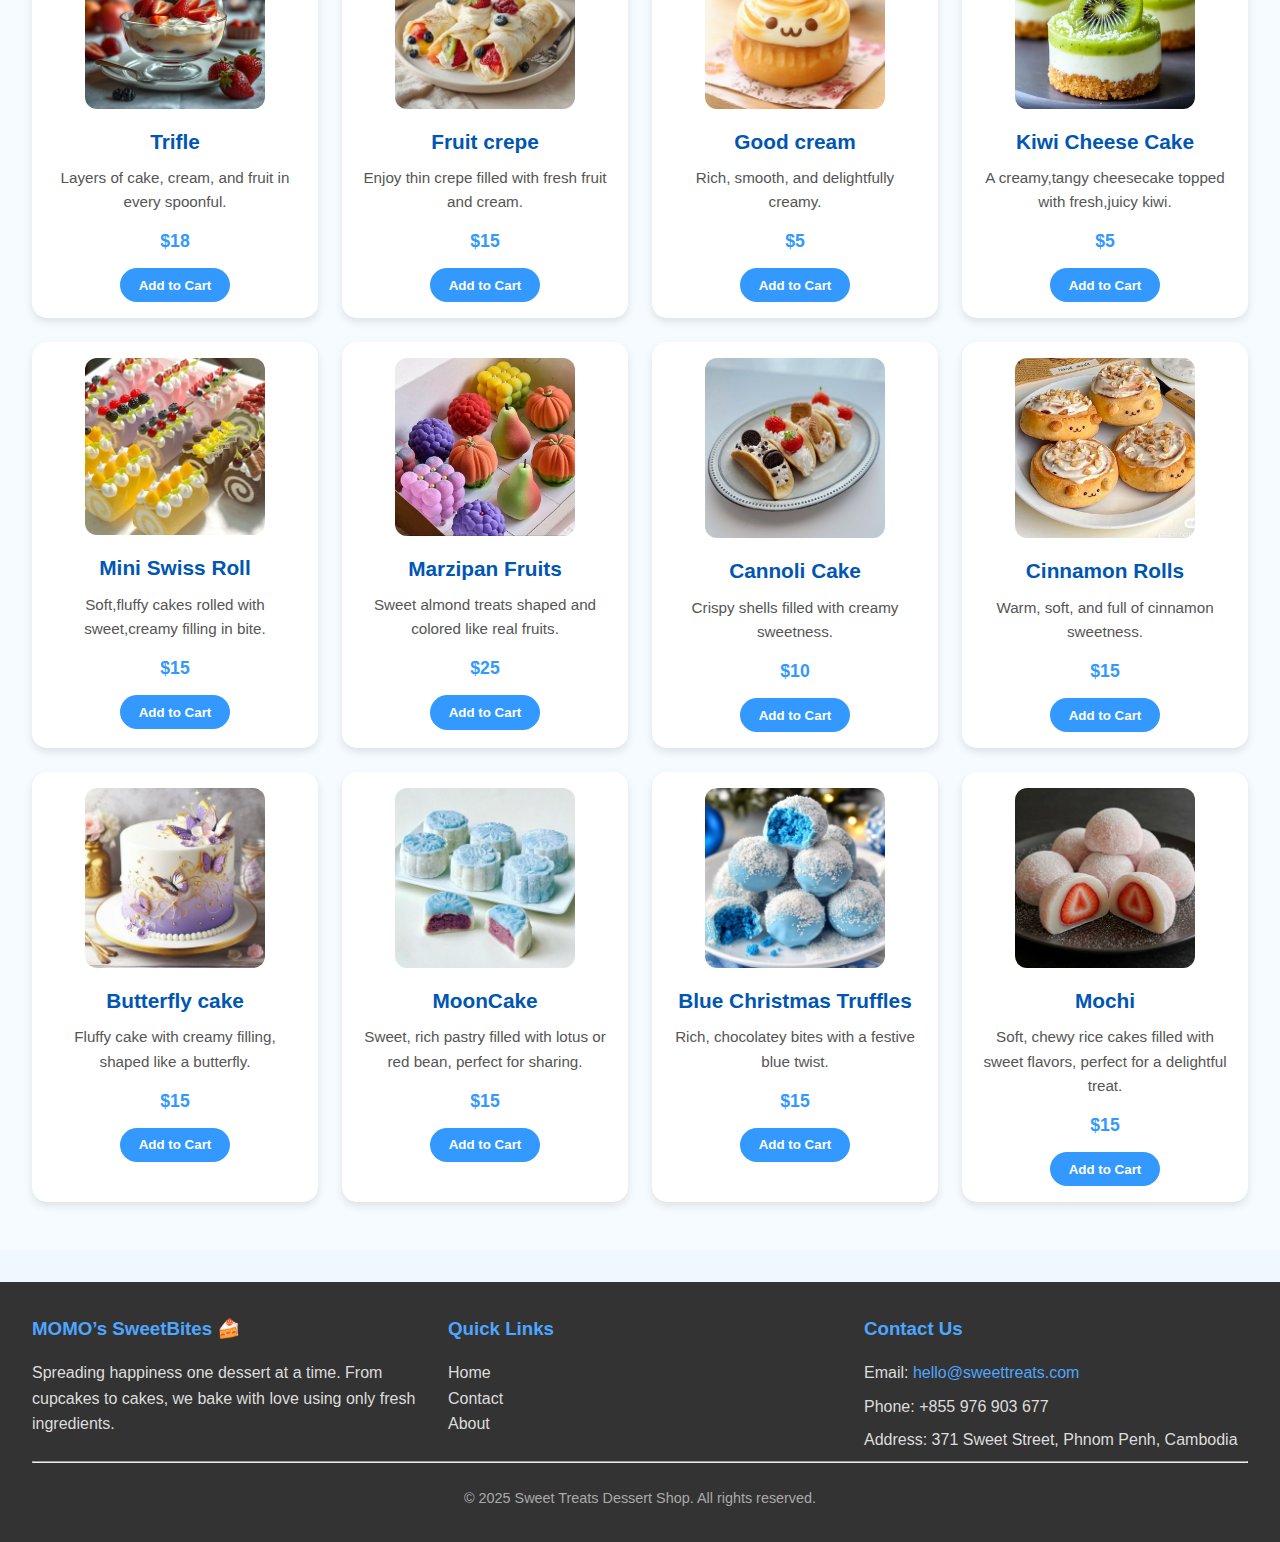
<file: page/menu.html>
<!DOCTYPE html>
<html lang="en">
<head>
    <meta charset="UTF-8">
    <meta name="viewport" content="width=device-width, initial-scale=1.0">
    <title>MOMO’s SweetBites 🍰 - Home</title>
    <link rel="stylesheet" href="/Style/main.css">
</head>
<body>
    <!-- Header -->
    <header>
        <h1>MOMO’s SweetBites 🍰</h1> 
        <!-- Hamburger toggle -->
        <input type="checkbox" id="menu-toggle">
        <label for="menu-toggle" class="menu-icon">☰</label>

        <nav aria-label="Main navigation">
            <ul>
                <li><a href="/index.html">Home</a></li>
                <li><a href="/page/about us.html">About Us</a></li>
                <li><a href="/page/contact.html">Contact</a></li>
            </ul>
        </nav>
    </header>
    <!-- Menu Section -->
    <section id="menu">
        <h2>Our Desserts</h2>
        <div class="products">
            <div class="product-card">
                <img src="/image/cake1.png" alt="Chocolate Cake">
                <h3>Chocolate Cake</h3>
                <p>Rich chocolate cake with creamy frosting.</p>
                <span>$5</span>
                <button>Add to Cart</button>
            </div>
            <div class="product-card">
                <img src="/image/cake2.png" alt="Cookies">
                <h3>Cookies</h3>
                <p>Crunchy and soft cookies baked fresh.</p>
                <span>$5</span>
                <button>Add to Cart</button>
            </div>
            <div class="product-card">
                <img src="/image/cake3.png" alt="Pudding">
                <h3>Pudding</h3>
                <p>Life is better when it's creamy, sweet, and pudding-filled.</p>
                <span>$3</span>
                <button>Add to Cart</button>
            </div>
            <div class="product-card">
                <img src="/image/cake4.png" alt="Chocolate Cake">
                <h3>Mille Crepe Cake</h3>
                <p>Layers of sweetness, bites of happiness.</p>
                <span>$8</span>
                <button>Add to Cart</button>
            </div>
            <div class="product-card">
                <img src="/image/cake5.png" alt="PanCake">
                <h3>PanCake</h3>
                <p>Stacked with love, pancakes bring joy.</p>
                <span>$5</span>
                <button>Add to Cart</button>
            </div>
            <div class="product-card">
                <img src="/image/cake6.png" alt="Chocolate Cake">
                <h3>Chocolate Cake</h3>
                <p>Rich chocolate cake with creamy frosting.</p>
                <span>$10</span>
                <button>Add to Cart</button>
            </div>
            <div class="product-card">
                <img src="/image/cake7.png" alt="Tiramisu Cake">
                <h3>Tiramisu Cake</h3>
                <p>Tiramisu Cake with bery and bluebery.</p>
                <span>$15</span>
                <button>Add to Cart</button>
            </div>
            <div class="product-card">
                <img src="/image/cake8.png" alt="Chocolate Cake">
                <h3>Lemon Cake</h3>
                <p>A slice of lemon, a slice of sunshine.</p>
                <span>$5</span>
                <button>Add to Cart</button>
            </div>
            <div class="product-card">
                <img src="/image/cake9.png" alt="Chocolate Cake">
                <h3>Rainbow Cake</h3>
                <p>Taste the rainbow, feel the happiness.</p>
                <span>$10</span>
                <button>Add to Cart</button>
            </div>
            <div class="product-card">
            <img src="/image/cake10.png" alt="Chocolate Cake">
                <h3>Macarone</h3>
                <p>Soft hearts, delicate shells, full of sweetness.</p>
                <span>$5</span>
                <button>Add to Cart</button>
            </div>
            <div class="product-card">
            <img src="/image/cake11.png" alt="Chocolate Cake">
                <h3>Shortcake</h3>
                <p>Light, fluffy cake with fresh fruit and cream.</p>
                <span>$15</span>
                <button>Add to Cart</button>
            </div>
            <div class="product-card">
            <img src="/image/cake12.png" alt="Chocolate Cake">
                <h3>Berry Cake</h3>
                <p>Soft cake layered with fresh, juicy berries.</p>
                <span>$12</span>
                <button>Add to Cart</button>
            </div>
            <div class="product-card">
            <img src="/image/cake13.png" alt="Chocolate Cake">
                <h3>Trifle</h3>
                <p>Layers of cake, cream, and fruit in every spoonful.</p>
                <span>$18</span>
                <button>Add to Cart</button>
            </div>
            <div class="product-card">
            <img src="/image/cake14.png" alt="Chocolate Cake">
                <h3>Fruit crepe</h3>
                <p>Enjoy thin crepe filled with fresh fruit and cream.</p>
                <span>$15</span>
                <button>Add to Cart</button>
            </div>
            <div class="product-card">
            <img src="/image/cake15.png" alt="Chocolate Cake">
                <h3>Good cream</h3>
                <p>Rich, smooth, and delightfully creamy.</p>
                <span>$5</span>
                <button>Add to Cart</button>
            </div>
            <div class="product-card">
            <img src="/image/cake16.png" alt="Chocolate Cake">
                <h3>Kiwi Cheese Cake</h3>
                <p>A creamy,tangy cheesecake topped with fresh,juicy kiwi.</p>
                <span>$5</span>
                <button>Add to Cart</button>
            </div><div class="product-card">
            <img src="/image/cake17.png" alt="Chocolate Cake">
                <h3>Mini Swiss Roll</h3>
                <p>Soft,fluffy cakes rolled with sweet,creamy filling in  bite.</p>
                <span>$15</span>
                <button>Add to Cart</button>
            </div><div class="product-card">
            <img src="/image/cake18.png" alt="Chocolate Cake">
                <h3>Marzipan Fruits</h3>
                <p>Sweet almond treats shaped and colored like real fruits.</p>
                <span>$25</span>
                <button>Add to Cart</button>
            </div>
            <div class="product-card">
            <img src="/image/cake19.png" alt="Chocolate Cake">
                <h3>Cannoli Cake</h3>
                <p>Crispy shells filled with creamy sweetness.</p>
                <span>$10</span>
                <button>Add to Cart</button>
            </div>
            <div class="product-card">
            <img src="/image/cake20.png" alt="Chocolate Cake">
                <h3>Cinnamon Rolls</h3>
                <p>Warm, soft, and full of cinnamon sweetness.</p>
                <span>$15</span>
                <button>Add to Cart</button>
            </div>
            <div class="product-card">
            <img src="/image/cake21.png" alt="Chocolate Cake">
                <h3>Butterfly cake</h3>
                <p>Fluffy cake with creamy filling, shaped like a butterfly.</p>
                <span>$15</span>
                <button>Add to Cart</button>
            </div>
            <div class="product-card">
            <img src="/image/cake22.png" alt="Chocolate Cake">
                <h3>MoonCake</h3>
                <p>Sweet, rich pastry filled with lotus or red bean, perfect for sharing.</p>
                <span>$15</span>
                <button>Add to Cart</button>
            </div>
            <div class="product-card">
            <img src="/image/cake23.png" alt="Chocolate Cake">
                <h3>Blue Christmas Truffles</h3>
                <p>Rich, chocolatey bites with a festive blue twist.</p>
                <span>$15</span>
                <button>Add to Cart</button>
            </div>
            <div class="product-card">
            <img src="/image/cake24.png" alt="Chocolate Cake">
                <h3>Mochi</h3>
                <p>Soft, chewy rice cakes filled with sweet flavors, perfect for a delightful treat.</p>
                <span>$15</span>
                <button>Add to Cart</button>
            </div>
            
        </div>
    </section>
    <footer class="site-footer">
        <div class="footer-container">
        <!-- About -->
        <div class="footer-about">
            <h3>MOMO’s SweetBites 🍰</h3>
            <p>Spreading happiness one dessert at a time. From cupcakes to cakes, we bake with love using only fresh ingredients.</p>
        </div>

        <!-- Quick Links -->
        <div class="footer-links">
            <h3>Quick Links</h3>
            <ul>
                <li><a href="/index.html">Home</a></li>
                <li><a href="/page/contact.html">Contact</a></li>
                <li><a href="/page/about us.html">About</a></li>
            </ul>
        </div>

        <!-- Contact Info -->
        <div class="footer-contact">
                <h3>Contact Us</h3>
                <p>Email: <a href="mailto:hello@sweettreats.com">hello@sweettreats.com</a></p>
                <p>Phone: +855 976 903 677</p>
                <p>Address: 371 Sweet Street, Phnom Penh, Cambodia</p>
            </div>
        </div>
        <hr>
        <p class="footer-bottom">&copy; 2025 Sweet Treats Dessert Shop. All rights reserved.</p>
    </footer>
</body>
</html>
</file>
<file: Style/main.css>
/* ===== Reset & Base ===== */
* {
  margin: 0;
  padding: 0;
  box-sizing: border-box;
}

body {
  font-family: "Poppins", Arial, sans-serif;
  line-height: 1.6;
  background: #f0f8ff;
  color: #333;
}

/* ===== Header ===== */
 header {
  background: rgb(26, 100, 170);
  color: #fff;
  padding: 0.8rem 2rem;
  display: flex;
  align-items: center;
  justify-content: space-between;
  position: sticky;
  top: 0;
  z-index: 1000;
  box-shadow: 0 2px 8px rgba(0,0,0,0.1);
}
header h1 {
  font-size: 1.6rem;
  font-weight: 700;
  display: flex;
  align-items: center;
  gap: 0.5rem;
  color: #fff;
}

nav ul {
  list-style: none;
  display: flex;
  gap: 1.2rem;
}

nav a {
  text-decoration: none;
  color: #fff;
  font-weight: 500;
  padding: 0.5rem 1rem;
  border-radius: 25px;
  transition: all 0.3s ease;
}  

header h1 {
  font-size: 1.6rem;
  font-weight: 700;
  display: flex;
  align-items: center;
  gap: 0.5rem;
  color: #fff;
}

nav ul {
  list-style: none;
  display: flex;
  gap: 1.2rem;
}
nav a:hover {
  background: #3399ff;
  color: #fff;
}

nav a {
  text-decoration: none;
  color: #fff;
  font-weight: 500;
  padding: 0.5rem 1rem;
  border-radius: 25px;
  transition: all 0.3s ease;
}

/* ===== Mobile Menu ===== */
#menu-toggle {
  display: none;/* hide checkbox */
 }

.menu-icon {
  display: none;
  font-size: 1.8rem;
  cursor: pointer;
  color: #fff;
} 

/* Responsive styles */
@media (max-width: 480px) {
  nav ul {
    position: absolute;
    top: 60px; /* below header */
    right: 0;
    background: rgb(174, 197, 218);
    flex-direction: column;
    width: 200px;
    display: none; /* hidden by default */
    padding: 1rem;
    border-radius: 8px 0 0 8px; 
   }

  /* Show menu when checkbox is checked */
 #menu-toggle:checked + .menu-icon + nav ul {
    display: flex;
  }

  .menu-icon {
    display: block;
  } 

   /* Hide desktop flex  */
  .nav {
    flex: 1;
  }
  header{
  display: flex;
  justify-content: space-around;
  }
}


/* ===== Hero Section ===== */
.container {
  height: 100vh;
  background:
    linear-gradient(90deg, rgba(3, 22, 38, 0.74) 0%, rgba(3, 22, 38, 0.48) 45%, rgba(240, 248, 255, 0.1) 100%),
    url("/image/image.png") no-repeat center center/cover;
  background-size: cover;
  background-position: center;
  background-repeat: no-repeat;
  display: flex;
  align-items: center;
  justify-content: space-around;
  padding: 2rem;
}

.hero-image img {
  width: 500px;
  animation: float 3s ease-in-out infinite;
  filter: hue-rotate(170deg) saturate(1.25) contrast(1.08) drop-shadow(0 18px 28px rgba(0, 48, 84, 0.28));
}

.text {
  width: 58%;
  max-width: 900px;
}

@keyframes float {
  0%, 100% {
    transform: translateY(0px);
  }
  50% {
    transform: translateY(-15px);
  }
}

.text h2 {
  font-size: clamp(2.4rem, 4.4vw, 4.8rem);
  line-height: 1.15;
  margin-bottom: 1rem;
  color: white;
  font-family: Georgia, "Times New Roman", serif;
  text-shadow:
    0 0 8px rgba(255, 255, 255, 0.75),
    0 0 20px rgba(31, 139, 214, 0.45),
    0 4px 14px rgba(0, 0, 0, 0.7);
}

.title-line {
  display: block;
  width: 0;
  max-width: 100%;
  overflow: hidden;
  white-space: nowrap;
  border-right: 4px solid transparent;
}

.title-line-one {
  animation: typingLineOne 4s steps(18, end) infinite;
}

.title-line-two {
  animation: typingLineTwo 4s steps(17, end) infinite;
}

@keyframes typingLineOne {
  0% {
    width: 0;
    border-color: white;
  }
  35% {
    width: 18ch;
    border-color: white;
  }
  36%,
  88% {
    width: 18ch;
    border-color: transparent;
  }
  100% {
    width: 0;
    border-color: transparent;
  }
}

@keyframes typingLineTwo {
  0%,
  38% {
    width: 0;
    border-color: transparent;
  }
  39% {
    width: 0;
    border-color: white;
  }
  75%,
  88% {
    width: 17ch;
    border-color: white;
  }
  100% {
    width: 0;
    border-color: transparent;
  }
}

.text p {
  font-size: 1.1rem;
  margin-bottom: 1.5rem;
  color: white;
  font-weight: 600;
  text-shadow: 0 3px 10px rgba(0, 0, 0, 0.55);
}

.btn {
  display: inline-block;
  padding: 0.8rem 1.5rem;
  background: #063b66;
  color: white;
  font-weight: bold;
  text-decoration: none;
  border-radius: 30px;
  transition: background 0.3s;
}

.btn:hover {
  background: #0b5c99;
}

/* ===== Footer ===== */
.site-footer {
  background: #333;
  color: #fff;
  padding: 2rem;
  margin-top: 2rem;
}

.footer-container {
  display: grid;
  grid-template-columns: repeat(auto-fit, minmax(220px, 1fr));
  gap: 2rem;
}

.site-footer h3 {
  margin-bottom: 1rem;
  color: #4da6ff;
}

.footer-links ul {
  list-style: none;
}

.footer-links a {
  text-decoration: none;
  color: #ddd;
  transition: color 0.3s;
}

.footer-links a:hover {
  color: #fff;
}

.footer-contact p,
.footer-about p {
  margin-bottom: 0.5rem;
  color: #ddd;
}

.footer-contact a {
  color: #4da6ff;
  text-decoration: none;
}

.footer-contact a:hover {
  text-decoration: underline;
}

.footer-bottom {
  text-align: center;
  margin-top: 1.5rem;
  font-size: 0.9rem;
  color: #aaa;
}

/* ===== About Page ===== */
#about {
  padding: 4.5rem 2rem;
  background:
    linear-gradient(rgba(246, 251, 255, 0.88), rgba(246, 251, 255, 0.94)),
    url("/image/image.png");
  background-size: cover;
  background-position: center;
  text-align: center;
}

#about h2 {
  display: inline-block;
  font-size: 3rem;
  margin-bottom: 1.2rem;
  color: #032b4a;
  border-bottom: 4px solid #1f8bd6;
  padding-bottom: 0.35rem;
}

#about p {
  font-size: 1.12rem;
  line-height: 1.8;
  color: #22313f;
  max-width: 760px;
  margin: 0 auto 2.4rem;
}

#about blockquote {
  font-size: 1.35rem;
  font-style: italic;
  color: #063b66;
  background: rgba(255, 255, 255, 0.82);
  padding: 1.4rem 2rem;
  border-left: 6px solid #1f8bd6;
  border-radius: 8px;
  max-width: 780px;
  margin: 2.2rem auto 2.6rem;
  box-shadow: 0 12px 28px rgba(3, 43, 74, 0.12);
}

.about-img {
  max-width: 760px;
  width: 100%;
  height: 440px;
  object-fit: cover;
  border-radius: 12px;
  margin: 2.2rem auto;
  display: block;
  box-shadow: 0 18px 36px rgba(3, 43, 74, 0.18);
  transition: transform 0.3s;
}

.about-img:hover {
  transform: scale(1.05);
}

.team {
  background: rgba(255, 255, 255, 0.9);
  padding: 2rem;
  border-radius: 10px;
  max-width: 760px;
  margin: 2.5rem auto 0;
  border-top: 4px solid #1f8bd6;
  box-shadow: 0 14px 32px rgba(3, 43, 74, 0.12);
}

.team h3 {
  font-size: 1.7rem;
  margin-bottom: 1rem;
  color: #032b4a;
}

.team p {
  font-size: 1rem;
  color: #555;
  line-height: 1.6;
}



/* ===== Menu Page ===== */
#menu {
  padding: 3rem 2rem;
  text-align: center;
  background: #f6fbff;
}

#menu h2 {
  display: inline-block;
  font-size: 2.4rem;
  margin-bottom: 2rem;
  color: #032b4a;
  background: rgba(255, 255, 255, 0.78);
  padding: 0.35rem 1.2rem;
  border-bottom: 4px solid #1f8bd6;
  border-radius: 8px;
  text-shadow: 0 1px 0 rgba(255, 255, 255, 0.7);
}

.products {
  display: grid;
  grid-template-columns: repeat(auto-fit, minmax(220px, 1fr));
  gap: 1.5rem;
}

.product-card {
  background: #fff;
  border-radius: 15px;
  box-shadow: 0 4px 8px rgba(0,0,0,0.1);
  padding: 1rem;
  transition: transform 0.3s, box-shadow 0.3s;
  display: flex;
  flex-direction: column;
  align-items: center;
}

.product-card:hover {
  transform: translateX(-8px);
  box-shadow: 0 8px 16px rgba(0,0,0,0.15);
}

.product-card img {
  width: 100%;
  max-width: 180px;
  border-radius: 12px;
  margin-bottom: 1rem;
}

.product-card h3 {
  font-size: 1.3rem;
  color: #0056b3;
  margin-bottom: 0.5rem;
}

.product-card p {
  font-size: 0.95rem;
  color: #555;
  margin-bottom: 0.8rem;
}

.product-card span {
  font-size: 1.1rem;
  font-weight: bold;
  color: #3399ff;
  margin-bottom: 0.8rem;
}


.product-card button {
  padding: 0.6rem 1.2rem;
  background: #3399ff;
  color: #fff;
  border: none;
  border-radius: 25px;
  font-weight: bold;
  cursor: pointer;
  transition: background 0.3s;
}

.product-card button:hover {
  background: #0073e6;
}



/* ===== Contact Page ===== */
#contact {
  padding: 4.5rem 2rem;
  background:
    linear-gradient(rgba(246, 251, 255, 0.9), rgba(246, 251, 255, 0.96)),
    url("/image/image.png");
  background-size: cover;
  background-position: center;
  text-align: center;
}

#contact h2 {
  display: inline-block;
  font-size: 3rem;
  margin-bottom: 1.2rem;
  color: #032b4a;
  border-bottom: 4px solid #1f8bd6;
  padding-bottom: 0.35rem;
}

#contact p {
  font-size: 1.12rem;
  margin: 0 auto 2.6rem;
  color: #22313f;
  max-width: 760px;
  line-height: 1.8;
}



.contact-form {
  max-width: 680px;
  margin: 0 auto 3rem;
  background: rgba(255, 255, 255, 0.92);
  padding: 2.4rem;
  border-radius: 10px;
  border-top: 4px solid #1f8bd6;
  box-shadow: 0 16px 36px rgba(3, 43, 74, 0.14);
  text-align: left;
}

.form-group {
  margin-bottom: 1.2rem;
}

.form-group label {
  display: block;
  font-weight: 600;
  margin-bottom: 0.5rem;
  color: #333;
}

.contact-form input,
.contact-form textarea {
  width: 100%;
  padding: 0.9rem 1rem;
  border: 1px solid #c9dbe8;
  border-radius: 8px;
  font-size: 1rem;
  outline: none;
  color: #102331;
  background: #fbfdff;
  transition: border 0.3s, box-shadow 0.3s;
}

.contact-form input:focus,
.contact-form textarea:focus {
  border: 1px solid #1f8bd6;
  box-shadow: 0 0 0 4px rgba(31, 139, 214, 0.16);
}

.contact-form button {
  display: inline-block;
  padding: 0.9rem 1.8rem;
  background: #063b66;
  color: #fff;
  font-weight: bold;
  border: none;
  border-radius: 30px;
  cursor: pointer;
  transition: background 0.3s;
}

.contact-form button:hover {
  background: #0b5c99;
}
/* ===== Responsive Breakpoints ===== */

/* Mobile (max-width: 600px) */
@media (max-width: 600px) {
  header {
 
    text-align: center;
    padding: 1rem;
  }
  nav ul {
    
    gap: 0.8rem;
    margin-top: 1rem;
  }
  .container {
   
    text-align: center;
    padding: 1rem;
  }
  .text {
    width: 100%;
  }
  .hero-image img {
    width: 90%;
    max-width: 300px;
  }
  .text h2 {
    font-size: 2.4rem;
  }
  .text p {
    font-size: 1rem;
  }
  .about-img {
    height: 260px;
  }
  .products {
    grid-template-columns: 1fr 1fr;
  }
}
/* Tablets (601px - 768px) */
@media (min-width: 601px) and (max-width: 768px) {
  header h1 {
    font-size: 1.4rem;
  }
  nav ul {
    gap: 1rem;
  }
  .container {
    flex-direction: column;
    gap: 1.5rem;
    padding: 2rem 1rem;
  }
  .text {
    width: 100%;
  }
  .hero-image img {
    max-width: 400px;
    width: 80%;
  }
  .text h2 {
    font-size: 3.2rem;
  }
  .products {
    grid-template-columns: repeat(2, 1fr);
  }
}
/* Small Laptops (769px - 992px) */
@media (min-width: 769px) and (max-width: 992px) {
  header {
    padding: 1rem 1.5rem;
  }
  .hero-image img {
    max-width: 450px;
  }
  .text h2 {
    font-size: 4rem;
  }
  .products {
    grid-template-columns: repeat(3, 1fr);
  }
}
/* Large Screens (1200px and above) */
@media (min-width: 1200px) {
  .container {
    padding: 3rem 5rem;
    gap: 3rem;
  }
  .hero-image img {
    max-width: 550px;
  }
  .text h2 {
    font-size: 5rem;
  }
  .products {
    grid-template-columns: repeat(4, 1fr);
  }
}
.contact-map {
  max-width: 960px;
  margin: 0 auto 3rem;
  border-radius: 10px;
  overflow: hidden;
  box-shadow: 0 16px 36px rgba(3, 43, 74, 0.14);
}
</file>
